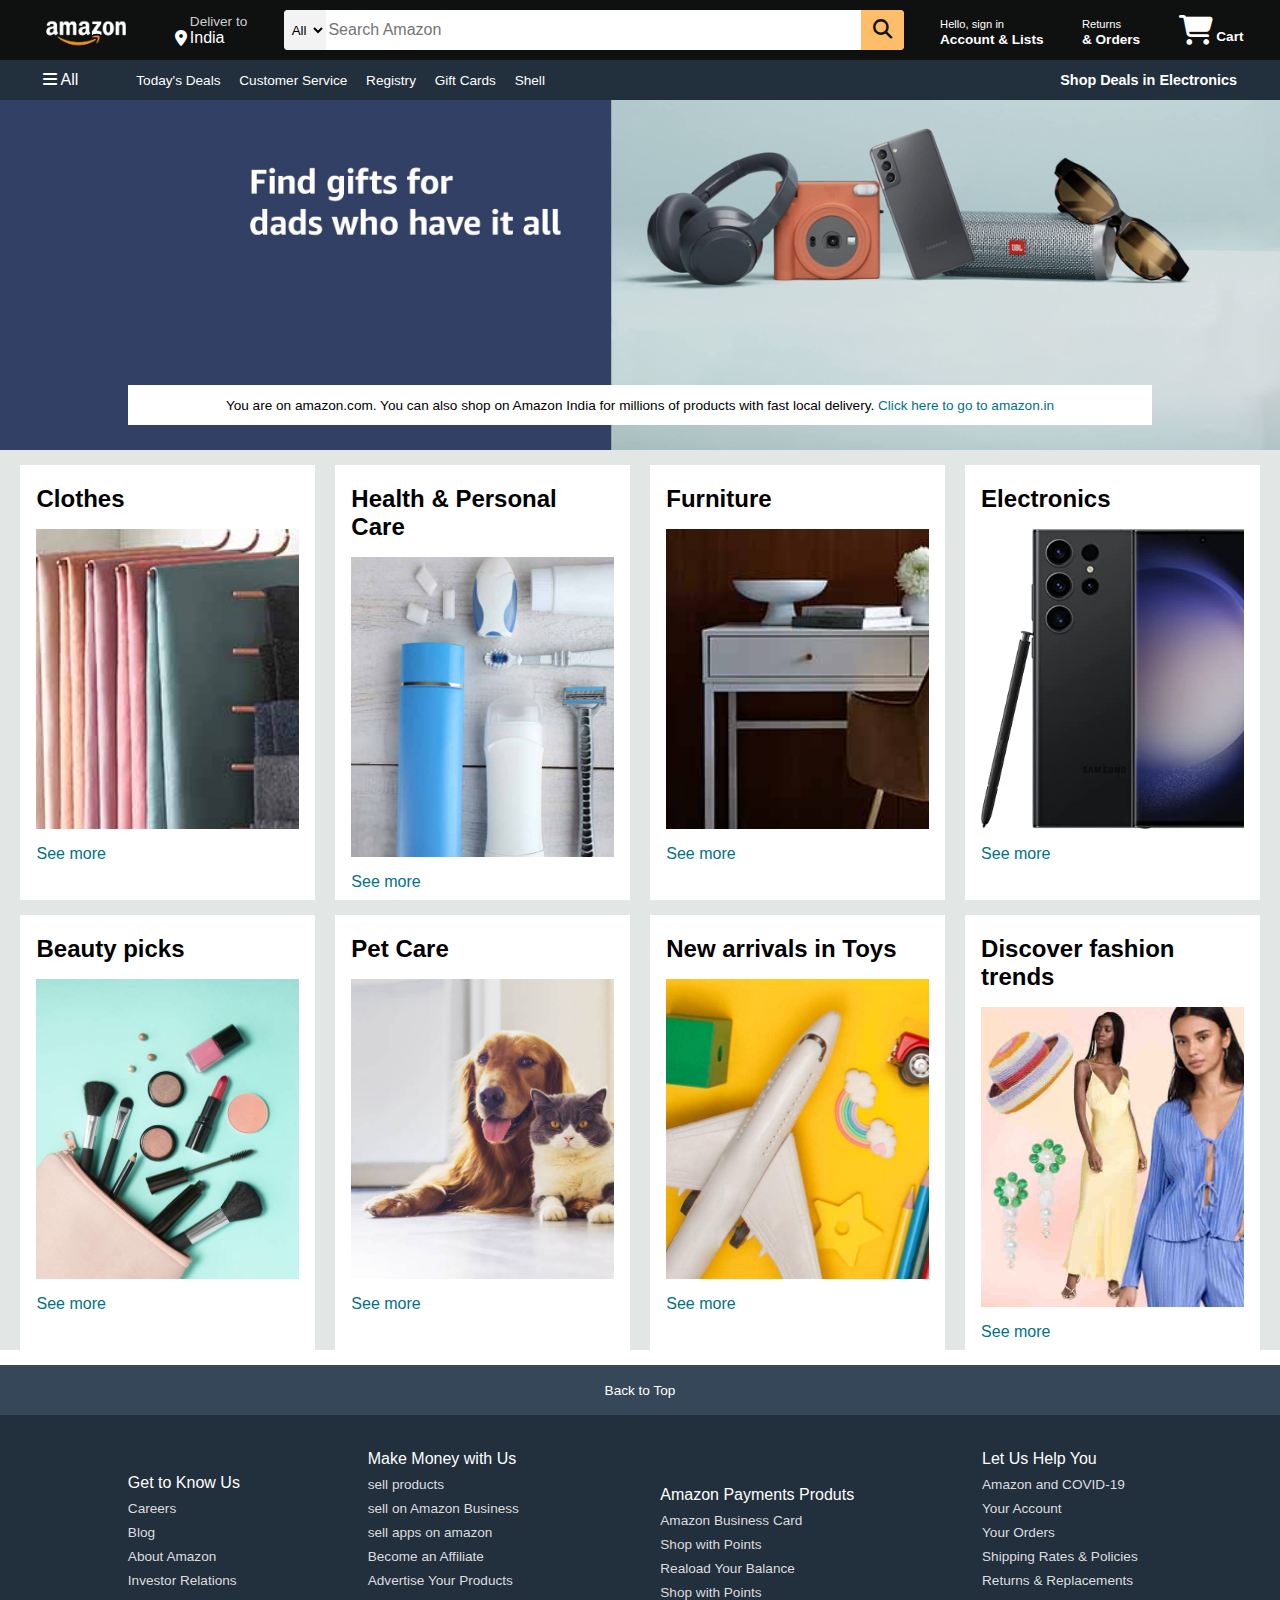
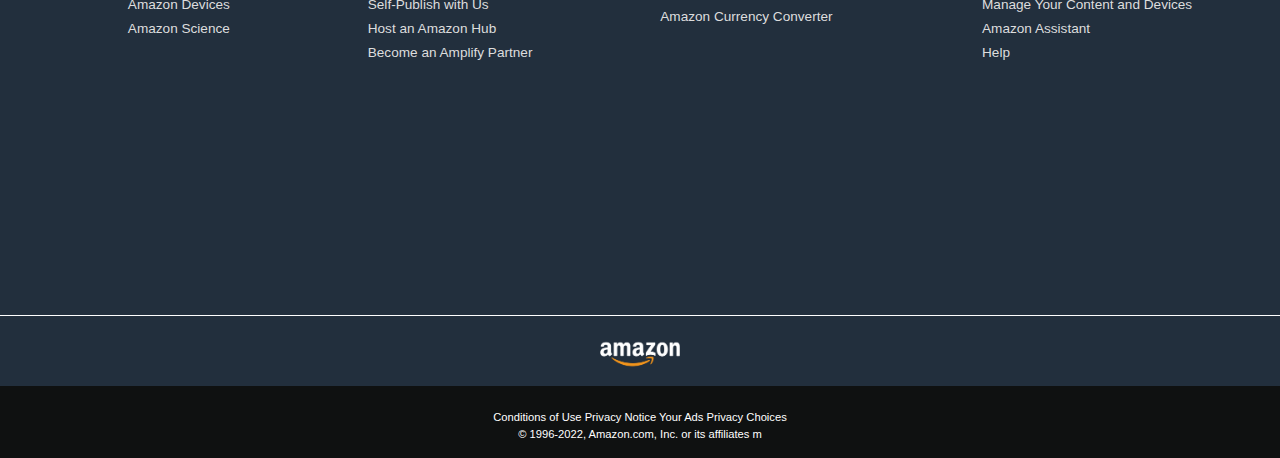
<file: index.html>
<!DOCTYPE html>
<html lang="en">
<head>
    <meta charset="UTF-8">
    <meta name="viewport" content="width=device-width, initial-scale=1.0">
    <title>Amazon</title>
    <link rel="stylesheet" href="https://cdnjs.cloudflare.com/ajax/libs/font-awesome/6.5.1/css/all.min.css">
    <link rel="stylesheet" href="style.css">
</head>
<body>
    <header>
       <div class="navbar">
        <div class="nav_logo border">
            <div class="logo"></div>
        </div> 
                <div class="nav-address border">
                    <p class="add-first">Deliver to</p>
                    <div class="add-icon">
                        <i class="fa-solid fa-location-dot"></i> 
                        <p class="add-sec">India</p>

                    </div>
                </div>
            <div class="nav-search">
                <select class="search-select">
                    <option>All</option>
                </select>
                <input placeholder="Search Amazon" class="search-input">
                <div class="search-icon">
                <i class="fa-solid fa-magnifying-glass"></i>
            </div>

            </div>
            
        
        <div class="nav-signin border">
            <p><span>Hello, sign in</span></p>
            <p class="nav-second">Account & Lists</p>
        </div>
        <div class="nav-return border">
            <p><span>Returns</span></p>
            <p class="nav-second">& Orders</p>
        </div>
        <div class="nav-cart border"> 
            <i class="fa-solid fa-cart-shopping"></i>
            Cart
        </div>
    </div>
    <div class="panel">
        <div class="panel-all">
            <i class="fa-solid fa-bars"></i>
            All
        </div>
        <div class="panel-ops">
        <p>Today's Deals</p>
        <p>Customer Service</p>
        <p>Registry</p>
        <p>Gift Cards</p>
        <p>Shell</p>
    </div>
      <div class="panel-deals">
        Shop Deals in Electronics
      </div>
    </div>
    </header> 
   
    <div class="hero-section">
        <div class="hero-msg">
            <p>You are on amazon.com. You can also shop on Amazon India for millions of products with fast local delivery. <a>Click here to go to amazon.in</a></p>
        </div>
    </div>
    <div class="shop-section">
        <div class="box1 box">
          <div class="box-content">
            <h2>Clothes</h2>
            <div class="box-image" style="background-image: url('box1_image.jpg');"></div>    
            <p>See more</p>
          </div> 
        </div>             <!--Kabhi bhi double quotes k andar Double quotes nhi aate -->
        <div class="box2 box">
            <div class="box-content">
                <h2>Health & Personal Care</h2>
                <div class="box-image" style="background-image: url('box2_image.jpg');"></div>    
                <p>See more</p>
              </div> 
        </div>
        <div class="box3 box"><div class="box-content">
            <h2>Furniture</h2>
            <div class="box-image" style="background-image: url('box3_image.jpg');"></div>    
            <p>See more</p>
          </div> </div>
        <div class="box4 box"><div class="box-content">
            <h2>Electronics</h2>
            <div class="box-image" style="background-image: url('box4_image.jpg');"></div>    
            <p>See more</p>
          </div> 
        </div>
        <div class="box1 box">
            <div class="box-content">
              <h2>Beauty picks</h2>
              <div class="box-image" style="background-image: url('box5_image.jpg');"></div>    
              <p>See more</p>
            </div> 
          </div>             <!--Kabhi bhi double quotes k andar Double quotes nhi aate -->
          <div class="box2 box">
              <div class="box-content">
                  <h2>Pet Care</h2>
                  <div class="box-image" style="background-image: url('box6_image.jpg');"></div>    
                  <p>See more</p>
                </div> 
          </div>
          <div class="box3 box"><div class="box-content">
              <h2>New arrivals in Toys</h2>
              <div class="box-image" style="background-image: url('box7_image.jpg');"></div>    
              <p>See more</p>
            </div> </div>
          <div class="box4 box"><div class="box-content">
              <h2>Discover fashion trends</h2>
              <div class="box-image" style="background-image: url('box8_image.jpg');"></div>    
              <p>See more</p>
            </div> 
          </div>
    </div>
     
    <footer>
        <div class="foot-panel1">
            Back to Top
        </div>

       <div class="foot-panel2">
         <ul>
            <p>Get to Know Us</p>
            <a>Careers</a>
            <a>Blog</a>
            <a>About Amazon</a>
            <a>Investor Relations</a>
            <a>Amazon Devices</a>
            <a>Amazon Science</a>
         </ul>
         <ul>
            <p>Make Money with Us</p>
            <a>sell products</a>
            <a>sell on Amazon Business</a>
            <a>sell apps on amazon</a>
            <a>Become an Affiliate</a>
            <a>Advertise Your Products</a>
            <a>Self-Publish with Us</a>
            <a>Host an Amazon Hub</a>
            <a>Become an Amplify Partner</a>
         </ul>
         <ul>
            <p>Amazon Payments Produts</p>
           <a>Amazon Business Card</a>
           <a>Shop with Points</a>
           <a> Reaload Your Balance</a>
           <a>Shop with Points</a>
           <a>Amazon Currency Converter</a>
         </ul>
         <ul>
            <p>Let Us Help You</p>
            <a> Amazon and COVID-19</a>
            <a>Your Account</a>
            <a>Your Orders</a>
            <a>Shipping Rates &
                Policies
            </a>
            <a>Returns & Replacements</a>
            <a>Manage Your 
               Content and Devices 
            </a>
            <a>Amazon Assistant</a>
            <a>Help</a>
         </ul>
       </div>
      <div class="foot-panel3">
        <div class="logo"></div>
      </div>

      <div class="foot-panel4">
        <div class="pages">
            <a>Conditions of Use</a>
            <a>Privacy Notice</a>
            <a>Your Ads Privacy Choices</a>
        </div>

        <div class="copyright">
           <a>© 1996-2022, Amazon.com, Inc. or its affiliates</a> m
        </div>
      </div>
    </footer>


</body>
</html>
</file>
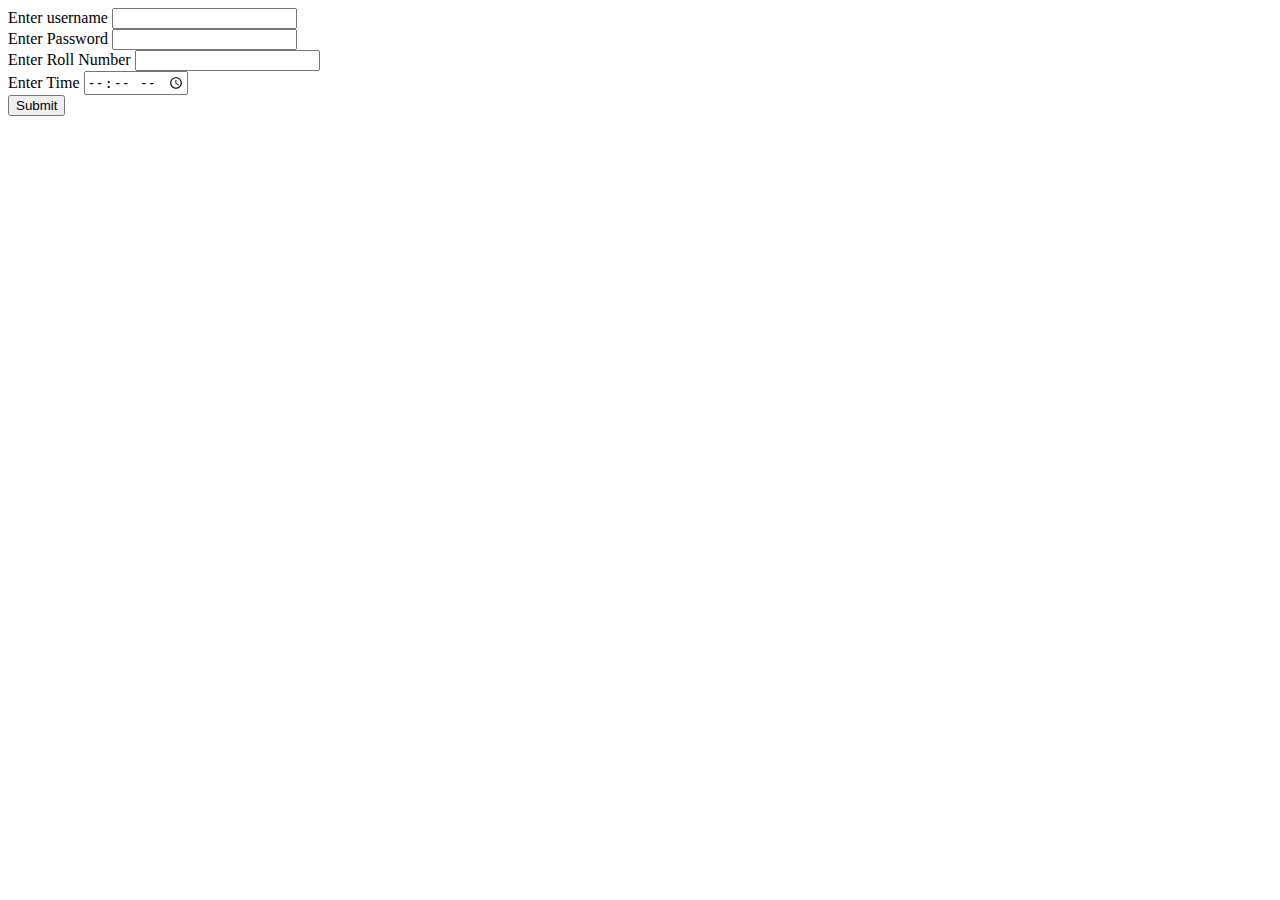
<file: input.html>
<!DOCTYPE html>
<html lang="en">
<head>
    <meta charset="UTF-8">
    <meta name="viewport" content="width=device-width, initial-scale=1.0">
    <title>Document</title>
</head>
<body>
    <form action="/action.php">
        Enter username
    <input type="text">   
    <br>
    Enter Password
    <input type="password"> 
    <br>
    Enter Roll Number
    <input type="number">
    <br>
    Enter Time
    <input type="time">
    <br>
    <input type="submit">

    </form>
    
</body>
</html>
</file>
<file: style.css>
*{
    margin: 0;
    font-family: Arial;
    border: border-box;
}
.navbar{
    height: 60px;
    background-color: #0f1111;
    color: white;
    display: flex;
    align-items: center;
    justify-content: space-evenly;
}
.nav-logo{
    height: 50px;
    width: 100px;
}
.logo{
    background-image: url("amazon_logo.png");
    background-size: cover;
    height: 50px;
    width: 100px;
}
.logo{
    border: 2px solid transparent;

}
.logo:hover{
    border: 2px solid white;
}

/* box 2 */

.add-first{
    color:#cccccc;
    font-size: 0.85rem;
    margin-left: 15px;
}

.add-sec{
    font-size: 1rem;
    margin-left: 3px;

}
.add-icon{
    display: flex;
    align-items: center;
}
.nav-address{
    border: 2px solid transparent;
}
.nav-address:hover{
    border: 2px solid white;
}

/* box 3 */
.nav-search{
    display: flex;
    justify-content: space-evenly;
    background-color: pink;
    width: 620px;
    height: 40px;
    border-radius: 4px;
}

.search-select{
    background-color: #F3F3F3;
    width: 50px;
    text-align: center;
    border-top-left-radius: 4px;
    border-bottom-left-radius: 4px;
    border: none;
}
.search-input{
    width: 100%;
    font-size: 1rem;
    border: none;

}

.search-icon{
    width: 50px;
    display: flex;
    justify-content: center;
    align-items: center;
    font-size: 1.2rem;
    background-color: #febd68;
    border-top-right-radius: 4px;
    border-bottom-right-radius: 4px;
    color: #0f1111;
}

.nav-search:hover{
    border: 2px solid orange;

}

/* box 4 */
span{
    font-size: 0.7rem;
}
.nav-second{
    font-size: 0.85rem;
    font-weight: 700;
}
.nav-signin{
    border: 2px solid transparent;
}
.nav-signin:hover{
    border: 2px solid white;
}

.nav-return{
    border: 2px solid transparent;
}
.nav-return:hover{
    border: 2px solid white;
}

/* box 6 */
 .nav-cart i {  /*agar aesi styling likhni h jo bss 
    navcart wale icon pr apply ho uske liye 
    aesa SYNTAX likhte hai!!  */
    font-size: 30px;
}

.nav-cart{
    font-size: 0.85rem;
    font-weight: 700;
   
}
.nav-cart{
    border: 2px solid transparent;
}
.nav-cart:hover{
    border: 2px solid white;
}
/* panel */
.panel{
    height: 40px;
    background-color: #222f3d;
    display: flex;
    color: white;
    align-items: center;
    justify-content: space-evenly;
}
 
.panel-ops p{
    display: inline;
    margin-left: 15px;
}

.panel-ops{
    width: 70%;
    font-size: 0.85rem;

}
.panel-deals{
    font-size: 0.9rem;
    font-weight: 700;
}

/* hero-section */
.hero-section {
    background-image:url("hero_image.jpg"); 
    background-size: cover;
    height: 350px;
    display: flex;
    justify-content: center;
    align-items: flex-end;
}
.hero-msg{
    background-color: white;
    color: black;
    height: 40px;
    display: flex;
    align-items: center;
    justify-content: center;
    font-size:0.85rem;
    width: 80%;
    margin-bottom:25px ;
}
.hero-msg a{
    color: #007185;
}
     /* shop-section */
     .shop-section{
        display: flex;
        flex-wrap: wrap ;
        justify-content: space-evenly;
       background-color: #e2e7e6;
     }

  .box{
    /* border: 2px solid black; */
    height: 400px;
    width: 23%;
    background-color: white;
    padding: 20px 0px 15px ;
    margin-top: 15px;
  }    

  .box-image{
    height: 300px;
    background-size: cover;
    margin-top: 1rem;
    margin-bottom: 1rem;
  }
.box-content{
    margin-left: 1rem;
     margin-right: 1rem; 
}

.box-content p {
    color:#007185 ;
}

/* footer */

footer{
    margin-top: 15px;
}

.foot-panel1{
    background-color:#37475a ;
    color: white;
    height: 50px;
    display: flex;
    justify-content: center;
    align-items: center;  
    font-size: 0.85rem;
}
 .foot-panel2 {
    background-color: #222f3d;
    color: white;
    height: 500px;
    display: flex;
    justify-content: space-evenly;
    align-items: center;
    /* jab bhi chize single-row m chayiye PARENT CONTAINER ko display flex kar skte hai!! */
 }

 ul{
    margin-top: -220px;
 }

ul a {
    display: block;
    font-size: 0.85rem;
    margin-top: 9px;
    color: #dddddd;
}

.foot-panel3 {
    background-color: #222f3d;
    color: white;
    border-top: 0.5px solid white;
    height: 70px;
    display: flex;
    justify-content: center;
    align-items: center;
}

.logo {
    background-image: url("amazon_logo.png");
    background-size: cover;
    height: 50px;
}

.foot-panel4{
    background-color: #0f1111;
    color: white;
    height: 72px;
    font-size: 0.7rem;
    text-align: center;
}
.pages{
    padding-top: 25px;
}
.copyright{
    padding-top: 5px; 
}
</file>
